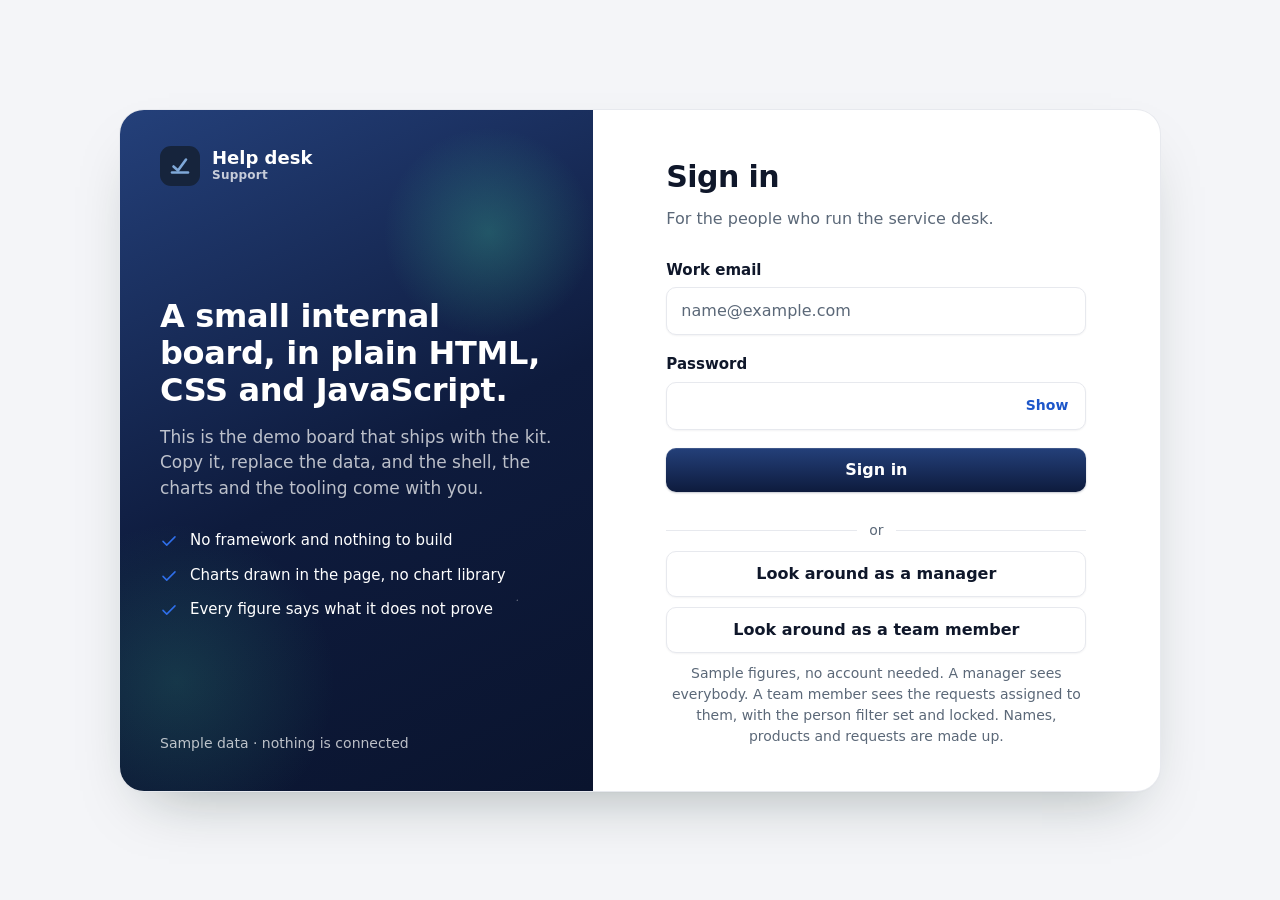
<file: index.html>
<!doctype html>
<html lang="en" data-page="auth">
<head>
  <meta charset="utf-8">
  <meta name="viewport" content="width=device-width, initial-scale=1, viewport-fit=cover">
  <meta http-equiv="Content-Security-Policy" content="default-src 'self'; script-src 'self'; style-src 'self' https://fonts.googleapis.com; font-src https://fonts.gstatic.com; img-src 'self' data:; form-action 'self'; base-uri 'self'; object-src 'none'">
  <meta name="theme-color" content="#F4F5F8" media="(prefers-color-scheme: light)">
  <meta name="referrer" content="strict-origin-when-cross-origin">
  <meta name="description" content="A starting point for building a small internal board in plain HTML, CSS and JavaScript.">
  <title>Sign in · Help desk</title>
  <link rel="icon" href="assets/img/logo.svg?v=9676fd2f" type="image/svg+xml">
  <link rel="preconnect" href="https://fonts.googleapis.com">
  <link rel="preconnect" href="https://fonts.gstatic.com" crossorigin>
  <link rel="stylesheet" href="https://fonts.googleapis.com/css2?family=Geist:wght@400;500;600;700&family=Geist+Mono:wght@500&display=swap">
  <link rel="stylesheet" href="assets/css/styles.css?v=0a797e23">
  <script src="assets/js/shared/session.js?v=35de28c7"></script>
</head>
<body>
  <a class="skip-link" href="#main">Skip to content</a>
  <div class="auth-layout">
    <aside class="auth-panel">
      <a class="brand" href="index.html"><img src="assets/img/logo.svg?v=9676fd2f" width="40" height="40" alt=""><span class="brand-text"><b>Help desk</b><small>Support</small></span></a>
      <div class="auth-panel-copy">
        <p class="auth-lead">A small internal board, in plain HTML, CSS and JavaScript.</p>
        <p>This is the demo board that ships with the kit. Copy it, replace the data, and the shell, the charts and the tooling come with you.</p>
        <ul class="auth-points">
          <li><svg width="18" height="18" viewBox="0 0 24 24" fill="none" stroke="currentColor" stroke-width="2" stroke-linecap="round" stroke-linejoin="round" aria-hidden="true"><path d="M4 12.5l5 5L20 6.5"/></svg>No framework and nothing to build</li>
          <li><svg width="18" height="18" viewBox="0 0 24 24" fill="none" stroke="currentColor" stroke-width="2" stroke-linecap="round" stroke-linejoin="round" aria-hidden="true"><path d="M4 12.5l5 5L20 6.5"/></svg>Charts drawn in the page, no chart library</li>
          <li><svg width="18" height="18" viewBox="0 0 24 24" fill="none" stroke="currentColor" stroke-width="2" stroke-linecap="round" stroke-linejoin="round" aria-hidden="true"><path d="M4 12.5l5 5L20 6.5"/></svg>Every figure says what it does not prove</li>
        </ul>
      </div>
      <p class="auth-panel-foot">Sample data · nothing is connected</p>
    </aside>

    <main class="auth-main" id="main" tabindex="-1">
      <div class="auth-card">
        <a class="brand brand-mobile" href="index.html"><img src="assets/img/logo.svg?v=9676fd2f" width="36" height="36" alt=""><span class="brand-text"><b>Help desk</b><small>Support</small></span></a>

        <header>
          <h1>Sign in</h1>
          <p>For the people who run the service desk.</p>
        </header>

        <form class="form" method="post" data-not-connected>
          <div class="field">
            <label for="email">Work email</label>
            <input class="input" id="email" name="email" type="email" autocomplete="username" spellcheck="false" placeholder="name@example.com" required>
          </div>

          <div class="field">
            <label for="password">Password</label>
            <div class="password">
              <input class="input" id="password" name="password" type="password" autocomplete="current-password" required>
              <button type="button" data-toggle-password aria-controls="password" aria-pressed="false">Show</button>
            </div>
          </div>

          <button class="button" type="submit">Sign in</button>

          <div class="form-notice" role="status" tabindex="-1" hidden>
            <svg width="18" height="18" viewBox="0 0 24 24" fill="none" stroke="currentColor" stroke-width="2" stroke-linecap="round" aria-hidden="true"><circle cx="12" cy="12" r="9"/><path d="M12 11v6M12 7.5v.5"/></svg>
            <span>Signing in isn't switched on. This is the demo sign-in that ships with the kit — replace it when you connect real accounts.</span>
          </div>
        </form>

        <div class="demo">
          <p class="divider">or</p>
          <button class="button button-secondary" type="button" data-demo-sign-in="manager">Look around as a manager</button>
          <button class="button button-secondary" type="button" data-demo-sign-in="member">Look around as a team member</button>
          <p class="field-hint">Sample figures, no account needed. A manager sees everybody. A team member sees the requests assigned to them, with the person filter set and locked. Names, products and requests are made up.</p>
          <div class="form-notice" id="demo-blocked" role="status" tabindex="-1" hidden>
            <svg width="18" height="18" viewBox="0 0 24 24" fill="none" stroke="currentColor" stroke-width="2" stroke-linecap="round" aria-hidden="true"><circle cx="12" cy="12" r="9"/><path d="M12 11v6M12 7.5v.5"/></svg>
            <span>Your browser is blocking site storage, so the demo can't sign you in. Try a normal (not private) window.</span>
          </div>
        </div>
      </div>
    </main>
  </div>

  <script src="assets/js/shared/auth.js?v=9b4fdaf7"></script>
</body>
</html>
</file>
<file: assets/css/styles.css>
:root {
  color-scheme: light;
  --page: #F4F5F8;
  --card: #FFFFFF;
  --field: #EEF0F4;
  --ink: #0F172A;
  --muted: #5B6878;
  --line: #E7E9EE;
  --navy: #0E1B3D;
  --navy-deep: #0A142E;
  --navy-lift: #24406A;
  --accent: #2F6FEB;
  --accent-ink: #1D56C9;
  --accent-soft: #EAF1FE;
  --focus: #2F6FEB;
  --now: #1D56C9;
  --bar: #2F6FEB;
  --field-line: #D5D9E0;
  --selected: #0E1B3D;
  --on-selected: #FFFFFF;
  --on-accent: #FFFFFF;
  --info-soft: #EAF1FE;
  --info-ink: #1D56C9;
  --error: #C81E1E;
  --on-navy: #FFFFFF;
  --on-navy-muted: rgba(255, 255, 255, .72);
  --heading: "Geist", ui-sans-serif, system-ui, "Segoe UI", sans-serif;
  --body: "Geist", ui-sans-serif, system-ui, "Segoe UI", sans-serif;
  /* Three shapes, and nothing else: a surface, a control, a mark. Pills are for chips only. */
  --radius: 12px;
  --radius-control: 10px;
  --radius-mark: 4px;
  --subtle: #FAFBFC; /* Mist: table headers, row hover, the user block. */
  --line-soft: #F0F1F4; /* Soft hairline: table row dividers, a card foot rule. */
  --segment-track: #E9ECF1; /* The track behind the segmented control. */
  --bar-track: #EDEFF3; /* The empty part of every meter. */
  --navy-lift: #24407A; /* Top of the primary button and brand mark gradients. */
  --navy-mid: #13295A; /* Middle stop of the banner gradient. */
  --navy-end: #2B4F93; /* Right end of the banner gradient. */
  --calm: #0F3D2A; /* The banner when nothing is waiting. */
  --calm-lift: #1B6B47; /* Right end of the calm banner gradient. */
  --faint: #94A3B8; /* Placeholders and inactive icons only, never text to read. */
  --ink-2: #334155; /* Secondary text: menu rows, table cells, neutral pill text. */
  --mono: "Geist Mono", ui-monospace, "Cascadia Mono", monospace; /* Figures that should read like an instrument. */
  --shadow-focus: 0 0 0 3px rgba(47, 111, 235, .25); /* Fields on focus, with an accent border. */
  /* The page you are on. Its own colour, because --accent now means movement only. */
  --current-soft: #E4EEF7;
  --current-ink: #1B3A63;
  --current-line: #A9C2DE;
  --shell: 0 1px 2px rgba(15, 23, 42, .05);
  --shadow-hover: 0 2px 8px rgba(15, 23, 42, .06); /* A drill-down tile under the pointer. */
  --line-strong: #D5D9E0; /* A hairline that has to hold its own: a hovered tile, an open More filters. */
  --ease-out: cubic-bezier(0.23, 1, 0.32, 1); /* The one curve for anything that appears. */
  /* State colour: green for go, yellow for hold, red for stop, and nothing else. Soft is
     the fill, ink the words on it, bar a mark. Each ink clears 4.5:1 on its own soft
     fill and on white. */
  --green-soft: #E8F6EE;
  --green-line: #BFE3CE;
  --green-ink: #15803D;
  --green-bar: #22A55A;
  --yellow-soft: #FEF4E2;
  --yellow-line: #F3DDB4;
  --yellow-ink: #A64B07;
  --yellow-bar: #F0A020;
  --red-soft: #FDECEC;
  --red-line: #F6C9C9;
  --red-ink: #C81E1E;
  --red-bar: #E5484D;
  --ring-accent: #2F6FEB;
  --ring-good: #22A55A;
  --ring-warn: #F0A020;
  --chart-line: #2F6FEB;
  --chart-fill: rgba(47, 111, 235, .22);
  --group-1: #24527E;
  --group-2: #A3382C;
  --group-3: #4C7A93;
  --group-4: #7A6A55;
  --group-5: #8892A1;
  --slice-1: #2F6FEB;
  --slice-2: #0E1B3D;
  --slice-3: #7C9BD0;
  --slice-4: #A9B7CC;
  --slice-5: #CBD5E1;
}

*,
*::before,
*::after { box-sizing: border-box; }

html,
body { min-height: 100%; }

body {
  margin: 0;
  background: var(--page);
  color: var(--ink);
  font-family: var(--body);
  font-size: 16px;
  line-height: 1.5;
  -webkit-font-smoothing: antialiased;
}

h1,
h2 { font-family: var(--heading); margin: 0; letter-spacing: -.01em; text-wrap: balance; }
p { margin: 0; }
a { color: var(--accent-ink); font-weight: 700; text-underline-offset: 3px; }
a:hover { color: var(--ink); }
img { max-width: 100%; }
button,
input,
select,
textarea { font: inherit; color: inherit; }
:focus-visible { border-radius: var(--radius-mark); }
.auth-panel :focus-visible { outline-color: var(--accent); }
html { scrollbar-color: var(--field-line) var(--page); }
input,
textarea { caret-color: var(--accent-ink); }
[tabindex="-1"]:focus { outline: none; }
[hidden] { display: none !important; }
html { -webkit-tap-highlight-color: rgba(232, 163, 60, .3); }
a,
button,
input,
select,
textarea,
label,
summary { touch-action: manipulation; }
h1,
h2,
main { scroll-margin-top: 84px; }

.skip-link {
  position: fixed;
  top: calc(8px + env(safe-area-inset-top, 0px));
  left: 8px;
  z-index: 100;
  padding: 10px 16px;
  border-radius: var(--radius-control);
  background: var(--navy);
  color: var(--on-navy);
  transform: translateY(-160%);
}
.skip-link:focus-visible { transform: none; color: var(--on-navy); }

.brand {
  display: inline-flex;
  align-items: center;
  gap: 12px;
  font-family: var(--heading);
  font-weight: 600;
  font-size: 18px;
  color: inherit;
  text-decoration: none;
}
.brand img { display: block; }
.brand-text { display: flex; flex-direction: column; line-height: 1.15; }
.brand-text small { font-family: var(--body); font-size: 12px; font-weight: 700; opacity: .75; letter-spacing: .02em; }

/* One card resting on the page: the green panel beside the form */
.auth-layout {
  display: grid;
  grid-template-columns: minmax(0, 5fr) minmax(0, 6fr);
  width: min(1040px, 100%);
  margin: auto;
  border-radius: 24px;
  overflow: hidden;
  background: var(--card);
  box-shadow: 0 0 0 1px var(--line), 0 1px 2px rgba(11, 33, 26, .06), 0 28px 60px -28px rgba(11, 33, 26, .35);
}
.auth-panel {
  position: relative;
  overflow: hidden;
  display: flex;
  flex-direction: column;
  gap: 40px;
  padding: 36px 40px;
  background: linear-gradient(155deg, var(--navy-lift) 0%, var(--navy) 52%, var(--navy-deep) 100%);
  color: var(--on-navy);
}
/* A few soft lights in the panel, the way a photograph carries highlights */
.auth-panel::after {
  content: "";
  position: absolute;
  inset: 0;
  background:
    radial-gradient(150px 150px at 78% 18%, rgba(63, 191, 149, .30), transparent 70%),
    radial-gradient(220px 220px at 12% 84%, rgba(63, 191, 149, .18), transparent 72%),
    radial-gradient(3px 3px at 72% 34%, rgba(255, 255, 255, .55), transparent 60%),
    radial-gradient(2px 2px at 30% 62%, rgba(255, 255, 255, .45), transparent 60%),
    radial-gradient(2px 2px at 84% 72%, rgba(255, 255, 255, .40), transparent 60%);
  pointer-events: none;
}
.auth-panel .brand { color: var(--on-navy); }

.auth-panel .brand { position: relative; z-index: 1; }
.auth-panel-copy { margin-block: auto; max-width: 440px; position: relative; z-index: 1; }
.auth-lead { font-family: var(--heading); font-size: clamp(27px, 2.5vw, 36px); font-weight: 600; line-height: 1.15; letter-spacing: -.01em; text-wrap: balance; }
.auth-panel-copy > p:not(.auth-lead) { margin-top: 16px; color: var(--on-navy-muted); font-size: 17px; }

.auth-points { list-style: none; margin: 28px 0 0; padding: 0; display: flex; flex-direction: column; gap: 12px; font-size: 15px; }
.auth-points li { display: flex; align-items: flex-start; gap: 12px; color: var(--on-navy); }
.auth-points svg { flex: none; margin-top: 3px; color: var(--accent); }

.auth-panel-foot { position: relative; z-index: 1; font-size: 14px; color: var(--on-navy-muted); }

.auth-main {
  display: flex;
  align-items: center;
  justify-content: center;
  padding: 44px 40px;
}

[data-page="auth"] body {
  display: flex;
  min-height: 100vh;
  min-height: 100dvh;
  padding: clamp(16px, 4vh, 48px) clamp(16px, 4vw, 48px);
  background: var(--page);
}

.auth-card { width: 100%; max-width: 420px; display: flex; flex-direction: column; gap: 28px; }
.auth-card .brand-mobile { display: none; }
.auth-card header { display: flex; flex-direction: column; gap: 8px; }
.auth-card h1 { font-size: 30px; font-weight: 600; }
.auth-card header p { color: var(--muted); }

.form { display: flex; flex-direction: column; gap: 18px; }

.field { display: flex; flex-direction: column; gap: 6px; }
.field label { font-weight: 700; font-size: 15px; }
.field-hint { font-size: 14px; color: var(--muted); }

.input {
  width: 100%;
  min-height: 48px;
  padding: 10px 14px;
  background: var(--field);
  border: 1px solid var(--field-line);
  border-radius: var(--radius-control);
  transition: border-color .15s ease, background-color .15s ease;
}
.input::placeholder { color: var(--muted); opacity: 1; }
.input:hover { border-color: var(--ink); }
.input:focus { outline: none; border-color: var(--focus); background: var(--card); box-shadow: 0 0 0 3px color-mix(in srgb, var(--focus) 25%, transparent); }

select.input {
  appearance: none;
  color: var(--ink);
  padding-right: 40px;
  background-image: url("data:image/svg+xml,%3Csvg xmlns='http://www.w3.org/2000/svg' width='12' height='8' fill='none' stroke='%236F7B88' stroke-width='2' stroke-linecap='round'%3E%3Cpath d='M1 1.5l5 5 5-5'/%3E%3C/svg%3E");
  background-repeat: no-repeat;
  background-position: right 14px center;
  cursor: pointer;
}

.password { position: relative; }
.password .input { padding-right: 76px; }
.password button {
  position: absolute;
  top: 50%;
  right: 6px;
  transform: translateY(-50%);
  min-height: 40px;
  padding: 4px 12px;
  border: 0;
  border-radius: var(--radius-control);
  background: transparent;
  color: var(--accent-ink);
  font-weight: 700;
  font-size: 14px;
  cursor: pointer;
}
.password button:hover { background: var(--accent-soft); }

.button {
  display: inline-flex;
  align-items: center;
  justify-content: center;
  gap: 8px;
  width: 100%;
  padding: 10px 20px;
  border: 0;
  background: var(--navy);
  color: var(--on-navy);
  font-family: var(--heading);
  font-size: 16px;
  cursor: pointer;
  transition: background-color .15s ease, transform .15s ease;
}
.button:hover { background: var(--navy-deep); }
.button:active { transform: translateY(1px); }

.form-notice {
  display: flex;
  gap: 10px;
  align-items: flex-start;
  padding: 12px 14px;
  border-radius: var(--radius-control);
  background: var(--accent-soft);
  color: var(--ink);
  font-size: 15px;
}
.form-notice svg { flex: none; margin-top: 2px; color: var(--accent-ink); }

select option,
select optgroup { background-color: var(--card); color: var(--ink); }

.demo { display: flex; flex-direction: column; gap: 10px; text-align: center; }

.divider { display: flex; align-items: center; gap: 12px; color: var(--muted); font-size: 14px; }
.divider::before,
.divider::after { content: ""; flex: 1; border-top: 1px solid var(--line); }
.input[aria-invalid='true'],
.select[aria-invalid='true'] { border-color: var(--error); }

@media (max-width: 900px) {
  [data-page="auth"] body { padding: 0; }
  .auth-layout { grid-template-columns: minmax(0, 1fr); width: 100%; border-radius: 0; box-shadow: none; }
  .auth-panel { display: none; }
  .auth-main { align-items: flex-start; padding: 32px 16px 48px; }
  .auth-card { gap: 24px; }
  .auth-card .brand-mobile { display: inline-flex; }
}

@media (max-width: 480px) {
  .auth-card h1 { font-size: 26px; }
}

/* Signed-in pages: navy menu on the left, content on the right */
.app {
  display: grid;
  grid-template-columns: 264px minmax(0, 1fr);
  min-height: 100vh;
  min-height: 100dvh;
}

.sidebar {
  position: sticky;
  top: 0;
  height: 100vh;
  height: 100dvh;
  display: flex;
  flex-direction: column;
  gap: clamp(10px, 1.7vh, 24px);
  padding: clamp(14px, 2.2vh, 24px) 16px;
  color: var(--ink);
}
.sidebar .brand { color: var(--ink); padding: 0 8px; font-size: 17px; }
.sidebar .brand small { color: var(--muted); }

.menu { display: flex; flex-direction: column; gap: 2px; overflow-y: auto; overscroll-behavior: contain; flex: 1; min-height: 0; margin-top: clamp(2px, 1.4vh, 16px); }
.menu-label {
  margin: clamp(4px, 1.1vh, 16px) 0 3px;
  padding: 0 12px;
}
.menu-item {
  display: flex;
  align-items: center;
  gap: 12px;
  min-height: clamp(36px, 4.4vh, 44px);
  padding: 0 12px;
  text-decoration: none;
}
.menu-item svg { flex: none; width: 20px; height: 20px; }
a.menu-item:hover { background: var(--field); color: var(--ink); }
.menu { scrollbar-color: var(--line) transparent; }

/* A short laptop screen holds the same menu, drawn tighter, so it never needs scrolling */
@media (max-height: 700px) {
  [data-page="auth"] body { padding: 12px; }
  .auth-panel { padding: 24px 32px; gap: 24px; }
  .auth-main { padding: 28px 32px; }
}

@media (max-height: 780px) {
  .sidebar .brand img { width: 30px; height: 30px; }
  .sidebar .brand { font-size: 16px; }
  .menu-label { font-size: 11px; }
  .board-line { font-size: 11px; padding: 0 8px; }
}

@media (max-height: 680px) {
  .sidebar { gap: 8px; padding-top: 12px; padding-bottom: 12px; }
  .menu-label { margin: 4px 0 2px; }
  .menu-item { min-height: 32px; gap: 10px; }
  .menu-item svg { width: 18px; height: 18px; }
  .sidebar-link { min-height: 30px; }
  .sidebar-links .menu-label { display: none; }
  .sidebar-links { padding-top: 8px; border-top: 1px solid var(--line); }
  .sidebar-user { padding-top: 8px; }
  .sidebar-user .avatar { width: 32px; height: 32px; font-size: 13px; }
}

@media (pointer: coarse) {
  .menu-item { min-height: 44px; }
  .sidebar-link { min-height: 40px; }
}
.count {
  margin-left: auto;
  min-width: 24px;
  padding: 1px 8px;
  border-radius: 999px;
  background: var(--accent);
  color: var(--on-accent);
  font-size: 13px;
  font-weight: 700;
  font-style: normal;
  text-align: center;
  font-variant-numeric: tabular-nums;
}

.sidebar-user {
  display: flex;
  align-items: center;
  gap: 10px;
  padding: clamp(8px, 1.4vh, 14px) 8px 0;
  border-top: 1px solid var(--line);
}
.sidebar-user div { min-width: 0; flex: 1; }
.sidebar-user b { display: block; font-size: 15px; line-height: 1.3; overflow: hidden; text-overflow: ellipsis; white-space: nowrap; }
.sidebar-user small { display: block; font-size: 13px; color: var(--muted); overflow: hidden; text-overflow: ellipsis; white-space: nowrap; }

.avatar {
  flex: none;
  width: 38px;
  height: 38px;
  border-radius: 50%;
  display: grid;
  place-items: center;
  background: var(--selected);
  color: var(--on-selected);
  font-family: var(--heading);
  font-weight: 600;
  font-size: 14px;
}

.icon-button {
  flex: none;
  display: grid;
  place-items: center;
  width: 44px;
  height: 44px;
  border: 0;
  border-radius: var(--radius-control);
  background: transparent;
  color: inherit;
  cursor: pointer;
}
.icon-button:hover { background: rgba(255, 255, 255, .1); }

.topbar { display: none; }
.tabbar { display: none; }

.scrim { display: none; }

.sr-only {
  position: absolute;
  width: 1px;
  height: 1px;
  overflow: hidden;
  clip: rect(0 0 0 0);
  white-space: nowrap;
}

.app-main {
  width: 100%;
  max-width: 1760px;
  margin: 0 auto;
  padding: 32px 40px 56px;
  display: flex;
  flex-direction: column;
  gap: 22px;
}

.page-header {
  display: flex;
  align-items: center;
  justify-content: space-between;
  gap: 14px 28px;
  flex-wrap: wrap;
  padding-bottom: 20px;
  border-bottom: 1px solid var(--line);
}
.page-header > div:first-child { flex: 1 1 340px; min-width: 0; }
.page-header h1 { font-size: 27px; font-weight: 600; letter-spacing: -.01em; }
.page-note { margin-top: 4px; color: var(--muted); }

.tag {
  display: inline-flex;
  align-items: center;
  gap: 4px;
  padding: 4px 12px;
  border-radius: var(--radius-control);
  background: var(--field);
  border: 1px solid var(--line);
  font-size: 14px;
  font-weight: 700;
}

/* Saved views: a picker and one button whose label says what it will do. */
.views { display: contents; }
.view-naming { display: flex; align-items: center; gap: 8px; flex-wrap: wrap; }
.view-naming .search { min-width: 180px; max-width: 220px; }

/* Where a file is dropped. A dashed edge is the one place this board uses one:
   it is the difference between a surface and a place something goes. */
/* The two columns the board cannot do without, said before the drop zone rather
   than in a table under it. */
.needs { margin: 12px 0 0; font-size: 15px; line-height: 1.6; color: var(--ink-2); }
.needs code { padding: 1px 6px; border-radius: var(--radius-mark); background: var(--field); font-family: var(--mono); font-size: 13px; }
.drop-actions { display: flex; flex-wrap: wrap; justify-content: center; gap: 10px; }

/* Your own line on a figure, set where the figure explains itself. */
.line-set { margin-top: 10px; padding-top: 10px; border-top: 1px solid var(--line); }
.line-said { margin: 0 0 6px; font-size: 13px; line-height: 1.5; color: var(--muted); }
.line-tools { display: flex; flex-wrap: wrap; gap: 14px; }
.line-form { display: flex; flex-wrap: wrap; align-items: center; gap: 8px; }
.line-form .select { min-height: 38px; width: auto; }
.line-at { min-height: 38px; width: 110px; min-width: 0; }
.line-unit { display: block; margin-top: 8px; font-size: 12px; color: var(--muted); }

.drop {
  display: grid;
  justify-items: center;
  gap: 10px;
  margin-top: 14px;
  padding: 28px 20px;
  border: 2px dashed var(--field-line);
  border-radius: var(--radius);
  background: var(--field);
  text-align: center;
  transition: border-color .15s ease, background-color .15s ease;
}
.drop[data-over] { border-color: var(--accent); background: var(--accent-soft); }
.drop .panel-note { margin: 0; }
.drop label { cursor: pointer; }

.controls { display: flex; flex-wrap: wrap; align-items: center; gap: 10px; }

.select {
  min-height: 44px;
  padding: 8px 40px 8px 14px;
  border: 1px solid var(--field-line);
  border-radius: var(--radius-control);
  background-color: var(--card);
  color: var(--ink);
  background-image: url("data:image/svg+xml,%3Csvg xmlns='http://www.w3.org/2000/svg' width='12' height='8' fill='none' stroke='%236F7B88' stroke-width='2' stroke-linecap='round'%3E%3Cpath d='M1 1.5l5 5 5-5'/%3E%3C/svg%3E");
  background-repeat: no-repeat;
  background-position: right 14px center;
  font-weight: 700;
  appearance: none;
  cursor: pointer;
  max-width: 100%;
}

.segmented {
  display: inline-flex;
  flex-wrap: wrap;
  gap: 2px;
  border: 1px solid var(--line);
}
.segmented button {
  min-height: 40px;
  padding: 4px 14px;
  border: 0;
  background: transparent;
  cursor: pointer;
}

.status {
  display: inline-flex;
  align-items: center;
  border-radius: 999px;
  white-space: nowrap;
}
.status-good { background: var(--accent-soft); color: var(--accent-ink); }
.status-waiting { background: var(--field); color: var(--muted); }

.grid { display: grid; grid-template-columns: repeat(12, minmax(0, 1fr)); gap: 20px; }
.span-5 { grid-column: span 5; }
.span-7 { grid-column: span 7; }

.panel {
  background: var(--card);
  box-shadow: var(--shell);
  border-radius: var(--radius);
  padding: 20px 22px;
  display: flex;
  flex-direction: column;
  gap: 16px;
  min-width: 0;
}
.panel-head { display: flex; align-items: center; justify-content: space-between; gap: 12px; flex-wrap: wrap; }
.panel-head h2 { font-size: 16px; font-weight: 600; letter-spacing: .01em; }
.panel-note { font-size: 14px; color: var(--muted); }

.empty { padding: 20px; border-radius: var(--radius-control); background: var(--field); color: var(--muted); text-align: center; }

/* A bar with a marker for the August average and one for where people usually are by now */
.track { position: relative; height: 14px; }
.track-small { height: 10px; margin: 10px 0 6px; }
.track-fill { position: absolute; inset: 0 auto 0 0; background: var(--bar); max-width: 100%; }
.chip {
  display: inline-flex;
  align-items: center;
  gap: 6px;
  padding: 5px 12px;
  border: 1px solid var(--line);
  border-radius: 999px;
  background: var(--card);
  color: var(--muted);
  font-size: 14px;
  font-weight: 700;
}

.groups { list-style: none; margin: 0; padding: 0; display: flex; flex-direction: column; gap: 16px; }

.about { background: var(--card); box-shadow: var(--shell); border-radius: var(--radius); padding: 6px 24px; }
.about summary { display: flex; align-items: center; min-height: 46px; font-family: var(--heading); font-weight: 500; list-style: none; cursor: pointer; }
.about summary::-webkit-details-marker { display: none; }
.about summary::after { content: ""; flex: none; width: 18px; height: 18px; margin-left: auto; background: var(--muted); -webkit-mask: url("data:image/svg+xml,%3Csvg xmlns='http://www.w3.org/2000/svg' viewBox='0 0 24 24' fill='none' stroke='black' stroke-width='2.4' stroke-linecap='round' stroke-linejoin='round'%3E%3Cpath d='M6 9l6 6 6-6'/%3E%3C/svg%3E") center / contain no-repeat; mask: url("data:image/svg+xml,%3Csvg xmlns='http://www.w3.org/2000/svg' viewBox='0 0 24 24' fill='none' stroke='black' stroke-width='2.4' stroke-linecap='round' stroke-linejoin='round'%3E%3Cpath d='M6 9l6 6 6-6'/%3E%3C/svg%3E") center / contain no-repeat; transition: transform .15s ease; }
.about[open] summary::after { transform: rotate(180deg); }


/* Team page */
.tiles { display: grid; grid-template-columns: repeat(3, minmax(0, 1fr)); gap: 14px; }
.tile { display: flex; flex-direction: column; gap: 0; padding: 18px; border-radius: var(--radius); background: var(--card); box-shadow: var(--shell); }
.tile-figure b { display: block; margin-top: 2px; font-family: var(--heading); font-weight: 600; line-height: 1.15; font-variant-numeric: tabular-nums; }

.search {
  min-height: 44px;
  width: 100%;
  max-width: 300px;
  padding: 8px 14px;
  border: 1px solid var(--field-line);
  border-radius: var(--radius-control);
  background: var(--field);
}
.table-wrap { overflow-x: auto; }
.results { width: 100%; border-collapse: collapse; font-size: 14px; font-variant-numeric: tabular-nums; }
.results th,
.results td { padding: 8px 10px; text-align: left; vertical-align: middle; border-bottom: 1px solid var(--line); }
.results thead th { font-size: 14px; font-weight: 700; color: var(--muted); white-space: nowrap; }
.results th button { display: inline-flex; align-items: center; gap: 4px; min-height: 32px; padding: 0; border: 0; background: none; color: inherit; font: inherit; cursor: pointer; }
.results th[aria-sort] button { color: var(--ink); }
.results .cell-name { width: 26%; }
.results .cell-number { width: 9%; text-align: right; white-space: nowrap; }
.results tbody small { display: block; font-size: 13px; font-weight: 600; color: var(--muted); }
.results .cell-number b { font-family: var(--heading); font-weight: 600; }
.results .track-small { margin: 6px 0 2px; }
.results .is-empty { text-align: center; color: var(--muted); padding: 24px; }
.results tfoot th,
.results tfoot td { font-weight: 700; border-bottom: 0; color: var(--muted); }
a.button { text-decoration: none; }
a.button-secondary,
a.button-secondary:hover { color: var(--ink); }
a.button:not(.button-secondary),
a.button:not(.button-secondary):hover { color: var(--on-navy); }

.status-changed { background: color-mix(in srgb, var(--now) 20%, transparent); color: var(--ink); }

.button-inline { width: auto; min-height: 44px; padding: 6px 16px; font-size: 15px; }

.steps { list-style: none; margin: 0; padding: 0; display: flex; flex-wrap: wrap; gap: 10px 28px; }
.steps li { display: flex; align-items: center; gap: 10px; font-weight: 700; }
.steps span {
  display: grid;
  place-items: center;
  width: 28px;
  height: 28px;
  border-radius: 50%;
  background: var(--navy);
  color: var(--on-navy);
  font-family: var(--heading);
  font-size: 13px;
}

.notice {
  display: flex;
  gap: 10px;
  align-items: flex-start;
  padding: 12px 16px;
  border-radius: var(--radius-control);
  background: var(--info-soft);
  color: var(--info-ink);
  font-size: 15px;
}
.notice svg { flex: none; margin-top: 2px; }

.toast {
  position: fixed;
  left: 50%;
  bottom: calc(24px + env(safe-area-inset-bottom, 0px));
  z-index: 60;
  display: flex;
  align-items: center;
  gap: 14px;
  width: max-content;
  max-width: calc(100vw - 32px);
  padding: 10px 12px 10px 18px;
  border-radius: var(--radius-control);
  background: var(--ink);
  color: var(--page);
  font-weight: 700;
  transform: translateX(-50%);
  box-shadow: 0 12px 30px -10px rgba(0, 0, 0, .4);
  touch-action: none;
  opacity: 0;
  transition: transform 220ms cubic-bezier(0.23, 1, 0.32, 1), opacity 180ms ease-out;
}
/* Enters from below, leaves the same way, so a swipe down matches how it arrived. */
.toast[data-state="closed"] { transform: translate(-50%, 14px); opacity: 0; }
.toast[data-state="open"] { transform: translateX(-50%); opacity: 1; }
.toast[data-dragging] { transition: none; cursor: grabbing; }
@media (prefers-reduced-motion: reduce) {
  .toast { transition: opacity 120ms ease-out; }
  .toast[data-state="closed"] { transform: translateX(-50%); }
}
.toast-action {
  flex: none;
  min-height: 40px;
  padding: 4px 14px;
  border: 1px solid color-mix(in srgb, var(--page) 40%, transparent);
  border-radius: var(--radius-control);
  background: transparent;
  color: var(--page);
  font-weight: 700;
  cursor: pointer;
}
.toast-action:hover { background: color-mix(in srgb, var(--page) 15%, transparent); }
.toast :focus-visible { outline-color: var(--page); }

/* Make a card page */
.text-link { font-size: 15px; }
.text-link::after { content: ""; display: inline-block; width: 15px; height: 15px; margin-left: 6px; vertical-align: -2px; background: currentColor; -webkit-mask: url("data:image/svg+xml,%3Csvg xmlns='http://www.w3.org/2000/svg' viewBox='0 0 24 24' fill='none' stroke='black' stroke-width='2.4' stroke-linecap='round' stroke-linejoin='round'%3E%3Cpath d='M5 12h14M13 6l6 6-6 6'/%3E%3C/svg%3E") center / contain no-repeat; mask: url("data:image/svg+xml,%3Csvg xmlns='http://www.w3.org/2000/svg' viewBox='0 0 24 24' fill='none' stroke='black' stroke-width='2.4' stroke-linecap='round' stroke-linejoin='round'%3E%3Cpath d='M5 12h14M13 6l6 6-6 6'/%3E%3C/svg%3E") center / contain no-repeat; }
.range { width: 100%; margin: 0; accent-color: var(--accent-ink); }

/* Our progress page */
#check { display: flex; flex-direction: column; gap: 20px; }
#check[hidden] { display: none; }

.weeks { display: grid; grid-template-columns: repeat(2, minmax(0, 1fr)); gap: 16px; }
@media (min-width: 1440px) {
  .weeks { grid-template-columns: repeat(4, minmax(0, 1fr)); }
}
.form .select { width: 100%; }
textarea.input { resize: vertical; min-height: 120px; line-height: 1.5; }
.choice { position: relative; display: flex; cursor: pointer; }
.choice input { position: absolute; opacity: 0; pointer-events: none; }
.choice span {
  flex: 1;
  display: flex;
  flex-direction: column;
  gap: 2px;
  padding: 12px 14px;
  border: 1px solid var(--line);
  border-radius: var(--radius-control);
  background: var(--field);
}
.choice small { font-size: 14px; color: var(--muted); line-height: 1.35; }
.choice:hover span { border-color: var(--muted); }
.choice input:checked + span { border-color: var(--accent-ink); background: var(--accent-soft); box-shadow: inset 0 0 0 1px var(--accent-ink); }
.choice input:focus-visible + span { outline: 3px solid var(--focus); outline-offset: 2px; }

@media (max-width: 1100px) {
  .span-5,
.span-7 { grid-column: span 12; }
}

@media (max-width: 900px) {
  .app { grid-template-columns: minmax(0, 1fr); }
  .sidebar {
    position: fixed;
    inset: 0 auto 0 0;
    z-index: 50;
    width: 280px;
    max-width: 86vw;
    transform: translateX(-105%);
    transition: transform .2s ease;
  }
  .app.menu-open .sidebar { transform: none; box-shadow: 0 0 40px rgba(0, 0, 0, .3); }
  .app.menu-open .scrim { display: block; position: fixed; inset: 0; z-index: 40; background: rgba(17, 22, 29, .5); }
  .topbar {
    position: sticky;
    top: 0;
    z-index: 30;
    display: flex;
    align-items: center;
    gap: 8px;
    padding: calc(8px + env(safe-area-inset-top, 0px)) 12px 8px;
    background: var(--card);
    border-bottom: 1px solid var(--line);
  }
  .topbar .brand { font-size: 16px; }
  .topbar .icon-button:hover { background: var(--field); }
  .app-main { padding: 24px 16px 48px; gap: 18px; }
  .page-header h1 { font-size: 26px; }
  .panel { padding: 20px; }
  .tiles { grid-template-columns: repeat(2, minmax(0, 1fr)); }
  .search { max-width: none; }
}

@media (max-width: 700px) {
  .app-main { padding-bottom: calc(96px + env(safe-area-inset-bottom, 0px)); }
  /* These three sit in the bar along the bottom, so the menu behind More does not repeat them */
  .menu-item.in-tabbar { display: none; }
  .tabbar {
    position: fixed;
    inset: auto 0 0 0;
    z-index: 35;
    display: grid;
    grid-template-columns: repeat(4, minmax(0, 1fr));
    padding: 4px 6px env(safe-area-inset-bottom, 0px);
    background: var(--card);
    border-top: 1px solid var(--line);
  }
  .tab {
    position: relative;
    display: flex;
    flex-direction: column;
    align-items: center;
    justify-content: center;
    gap: 2px;
    min-height: 58px;
    border: 0;
    border-radius: var(--radius-control);
    background: none;
    color: var(--muted);
    font-family: var(--body);
    font-size: 13px;
    font-weight: 700;
    text-decoration: none;
    cursor: pointer;
  }
  .tab svg { width: 22px; height: 22px; }
  .tab:hover { color: var(--ink); }
  .tab[aria-current="page"],
.tab.is-current { color: var(--current-ink); }
  .tab[aria-current="page"]::before,
.tab.is-current::before { content: ""; position: absolute; top: 0; width: 28px; height: 3px; border-radius: 0 0 3px 3px; background: var(--current-ink); }
  .tab .count { position: absolute; top: 4px; left: calc(50% + 6px); margin: 0; min-width: 20px; padding: 0 6px; font-size: 12px; }
  .toast { bottom: calc(80px + env(safe-area-inset-bottom, 0px)); }
  .segmented button,
.password button { min-height: 44px; }

  /* No heading row fits on a phone, so each figure is read out with its own heading */
  .results,
.results tbody { display: block; }
  .results thead { display: none; }
  .results tbody tr { display: block; padding: 14px 0; border-bottom: 1px solid var(--line); }
  .results tbody tr > * { display: block; width: auto; padding: 0; border: 0; background: none; text-align: left; }
  .results tbody .cell-name,
.results tbody .cell-number { width: auto; text-align: left; white-space: normal; }
  .results tbody th[scope="row"] { margin-bottom: 6px; }
  .results tbody td[data-label] {
    display: grid;
    grid-template-columns: minmax(0, 45%) minmax(0, 1fr);
    align-items: baseline;
    gap: 4px 12px;
    padding: 3px 0;
  }
  .results tbody td[data-label]::before { content: attr(data-label); color: var(--muted); font-weight: 700; }

  /* The tick to pick a row sits in the corner of the card, where a tick usually sits */
  .results tbody tr { position: relative; }
  .results tbody .cell-pick { position: absolute; top: 12px; right: 0; width: auto; }
  .results tbody .cell-name { padding-right: 40px; }
}

@media (max-width: 560px) {
  .select { width: 100%; }
  .weeks { grid-template-columns: minmax(0, 1fr); }
  .segmented { display: grid; grid-template-columns: repeat(2, minmax(0, 1fr)); width: 100%; }
  .segmented-three { grid-template-columns: repeat(3, minmax(0, 1fr)); }
  .tiles { gap: 10px; }
  .tile { padding: 14px; }
  .tile-figure b { font-size: 22px; }

}

@media (prefers-reduced-motion: reduce) {
  * { transition: none !important; }
}

.demo-list { list-style: none; margin: 0; padding: 0; display: flex; flex-direction: column; }
.demo-item { display: flex; flex-direction: column; gap: 8px; padding: 22px 0; border-top: 1px solid var(--line); }
.demo-item:first-child { border-top: 0; padding-top: 4px; }
.demo-item > b { font-family: var(--heading); font-size: 17px; font-weight: 600; }
.demo-what { color: var(--muted); font-size: 15px; line-height: 1.5; max-width: 62ch; }
.demo-stage { padding: 18px; border-radius: var(--radius); background: var(--page); overflow-x: auto; }
.demo-stage > .tiles { min-width: 0; }
.demo-stack { display: grid; gap: 14px; }
.demo-inline { display: flex; flex-wrap: wrap; align-items: center; gap: 10px; }
.demo-menu { max-width: 260px; padding: 8px; border-radius: var(--radius-control); background: var(--card); }
.demo-code { margin: 0; padding: 14px 16px; border-radius: var(--radius-control); background: var(--navy); color: var(--on-navy-muted); font-size: 13px; line-height: 1.6; overflow-x: auto; }
.demo-code code { font-family: ui-monospace, "SF Mono", Menlo, Consolas, monospace; white-space: pre; }
.panel-note code { padding: 1px 5px; border-radius: var(--radius-mark); background: var(--field); font-family: ui-monospace, "SF Mono", Menlo, Consolas, monospace; font-size: 13px; }
@media (max-width: 700px) { .demo-stage { padding: 12px; } .demo-code { font-size: 12px; } }

.results thead th:has(.sort-button) { padding: 0; }
.sort-button { display: inline-flex; align-items: center; gap: 5px; width: 100%; padding: 12px 10px; border: 0; background: none; color: inherit; font: inherit; text-align: inherit; cursor: pointer; }
.results .cell-number .sort-button { justify-content: flex-end; }
.sort-button svg { flex: none; opacity: .3; transition: opacity .15s; }
.sort-button:hover svg { opacity: .7; }
.results thead th.is-sorted .sort-button { color: var(--accent-ink); }
.results thead th.is-sorted .sort-button svg { opacity: 1; }
@media (pointer: coarse) { .sort-button { padding: 14px 10px; } }

.menu-item.is-shut { color: var(--muted); cursor: default; opacity: .72; }
.menu-item.is-shut:hover { background: none; }
.menu-item.is-shut .tag { margin-left: auto; }

/* Real data has long values in it. A single 80-character product name used to
   stretch its select across the whole filter bar and squeeze the search to nothing. */
.controls .select { max-width: 260px; min-width: 0; }
.controls .search { min-width: 0; }

/* A long note used to starve every other column in the table. Cells wrap rather
   than push, and a very long one is clamped with the whole text on hover. */
.results td,
.results th { overflow-wrap: anywhere; }
.results .cell-text { max-width: 34ch; }
.results .cell-text span {
  display: -webkit-box;
  -webkit-line-clamp: 3;
  -webkit-box-orient: vertical;
  overflow: hidden;
}
.results .cell-name { min-width: 12ch; }

/* Waiting for data, and failing to get it. */
.state-waiting { display: flex; flex-direction: column; gap: 22px; }
.skeleton-tiles { display: grid; grid-template-columns: repeat(4, minmax(0, 1fr)); gap: 14px; }
.skeleton-tile { height: 132px; border-radius: var(--radius); background: var(--card); border: 1px solid var(--line); }
.skeleton-panel { height: 280px; border-radius: var(--radius); background: var(--card); border: 1px solid var(--line); }
.skeleton-tile,
.skeleton-panel { animation: settle 1.4s ease-in-out infinite; }
@keyframes settle { 0%, 100% { opacity: 1; } 50% { opacity: .55; } }
@media (prefers-reduced-motion: reduce) { .skeleton-tile,
.skeleton-panel { animation: none; opacity: .75; } }
@media (max-width: 900px) { .skeleton-tiles { grid-template-columns: repeat(2, minmax(0, 1fr)); } }

.state-failed { border-color: var(--red-line); }
.state-failed .panel-head h2 { color: var(--red-ink); }
.state-actions { margin-top: 4px; }

/* One elevation, not two. A surface is defined by a hairline; the shadow is gone,
   because a 1px border under a soft shadow is the ghost-card look. */
.panel,
.tile,
.status-tile { border: 1px solid var(--line); box-shadow: none; }

/* A menu group label is small, spaced and quiet. */
.menu-label {
  font-size: 11px;
  font-weight: 600;
  letter-spacing: .09em;
  text-transform: uppercase;
  color: var(--muted);
}

/* A figure card's label is a muted 13px phrase in sentence case, as on every board in
   the family: capitals would make each card's name louder than its figure. */
.tile-badge > span {
  font-size: 13px;
  font-weight: 500;
  letter-spacing: 0;
  color: var(--muted);
}
.tile-figure b { letter-spacing: -.025em; }

/* The four figures on the landing page are the answer, so they are read first
   and set larger than the figures anywhere else. */
.tiles-lead .tile { padding: 20px; }
.tiles-lead .tile-figure b { font-size: clamp(34px, 3.4vw, 44px); }
@media (max-width: 900px) { .tiles-lead .tile-figure b { font-size: clamp(30px, 8vw, 38px); } }

/* The parts the browser draws belong to the design too. */
:root { accent-color: var(--accent); caret-color: var(--accent-ink); }
* { scrollbar-color: var(--field-line) transparent; scrollbar-width: thin; }

/* Lists and tiles used by the board pages */
.tiles-four { grid-template-columns: repeat(4, minmax(0, 1fr)); }

.decision-list,
.source-list,
.gap-list { list-style: none; margin: 0; padding: 0; display: flex; flex-direction: column; }
.decision-list > li,
.source-list > li,
.gap-list > li { display: flex; flex-direction: column; gap: 6px; padding: 16px 0; border-top: 1px solid var(--line); }
.decision-list > li:first-child,
.source-list > li:first-child,
.gap-list > li:first-child { border-top: 0; padding-top: 0; }
.decision-top { display: flex; align-items: flex-start; justify-content: space-between; gap: 12px; flex-wrap: wrap; }
.decision-top h3 { margin: 0; font-family: var(--heading); font-size: 17px; font-weight: 600; }
.decision-action { font-weight: 700; }

@media (max-width: 1100px) {

  .tiles-four { grid-template-columns: repeat(2, minmax(0, 1fr)); }
}

@media (max-width: 560px) {
  .tiles-four { grid-template-columns: minmax(0, 1fr); }
}

/* Links to the other boards, the header tools and the overview grid */
.sidebar-links { display: flex; flex-direction: column; gap: 1px; }
.sidebar-link {
  display: flex;
  align-items: center;
  gap: 8px;
  min-height: clamp(32px, 4.2vh, 36px);
  padding: 0 12px;
  border-radius: var(--radius-control);
  color: var(--muted);
  font-size: 15px;
  font-weight: 700;
  text-decoration: none;
}
.sidebar-link:hover { background: var(--field); color: var(--ink); }
.sidebar-link svg { margin-left: auto; opacity: .75; }
.sidebar-link .tag { margin-left: auto; padding: 0 8px; font-size: 12px; background: transparent; border-color: var(--line); color: var(--muted); }
.sidebar-link[aria-disabled="true"],
.sidebar-link[aria-disabled="true"]:hover { cursor: default; background: none; color: var(--muted); }

.header-tools { display: flex; align-items: center; gap: 18px; flex-wrap: wrap; }
.board-state { display: flex; align-items: flex-start; gap: 10px; }
.board-dot { flex: none; margin-top: 6px; width: 8px; height: 8px; border-radius: 999px; background: var(--muted); box-shadow: 0 0 0 3px var(--field); }
.board-state b { display: block; font-size: 14px; font-weight: 700; line-height: 1.3; }
.board-state small { display: block; font-size: 13px; line-height: 1.3; color: var(--muted); }
.header-tools .button svg { margin-right: 2px; }

@media (max-width: 560px) {
  .header-tools { width: 100%; justify-content: space-between; }
}

/* Decide first: one group per status, and the card itself carries the colour */
/* Decide first: one tile per group, opened to read the cards inside */
[data-flag="blocked"] { --flag-soft: var(--red-soft); --flag-line: var(--red-line); --flag-ink: var(--red-ink); }
[data-flag="waiting"] { --flag-soft: var(--yellow-soft); --flag-line: var(--yellow-line); --flag-ink: var(--yellow-ink); }
[data-flag="testing"] { --flag-soft: var(--green-soft); --flag-line: var(--green-line); --flag-ink: var(--green-ink); }

/* A change chip: green when the figure went up, red when it went down */
.status-move { gap: 3px; padding-left: 7px; background: var(--field); color: var(--ink); }
.status-well { background: var(--green-soft); color: var(--green-ink); }
.status-poor { background: var(--red-soft); color: var(--red-ink); }
/* The three the design has always described. Same tokens the "Where to start"
   links use, so one severity reads the same wherever it appears. */
.status-stop { background: var(--red-soft); color: var(--red-ink); }
.status-hold { background: var(--yellow-soft); color: var(--yellow-ink); }
.status svg { flex: none; }

/* Lessons learnt: one tile per status, opened to read the lessons at it */
.status-grid { display: grid; grid-template-columns: repeat(auto-fit, minmax(min(100%, 200px), 1fr)); gap: 14px; }
.status-tile {
  display: flex;
  flex-direction: column;
  align-items: flex-start;
  gap: 10px;
  padding: 20px 22px 22px;
  border-radius: var(--radius);
  background: var(--card);
  color: var(--ink);
  font-family: var(--body);
  text-align: left;
  cursor: pointer;
  transition: border-color .15s ease, background-color .15s ease;
}
.status-tile small { font-size: 14px; line-height: 1.45; color: var(--muted); }
/* The count on a drill-down tile reads as a figure, with its unit beside it. */
.status-top { display: flex; align-items: baseline; gap: 6px; color: var(--muted); }
.status-top b { font-size: 26px; font-weight: 650; letter-spacing: -.03em; line-height: 1.1; color: var(--ink); font-variant-numeric: tabular-nums; }

/* A section that owns the page rather than sitting in a panel */
.open-section { display: flex; flex-direction: column; gap: 16px; min-width: 0; }
.open-section > .panel-head h2 { font-size: 18px; }

/* Running text stops at a comfortable line, however wide the panel is */
.source-list p,
.gap-list p,
.notice span,
.panel > .panel-note { max-width: 68ch; }

/* A figure gets an icon beside it, the way a dashboard reads at a glance */
.tile-badge { display: flex; align-items: flex-start; min-height: 42px; margin-bottom: 8px; }
.tile-badge > span { font-size: 14px; font-weight: 700; line-height: 1.35; color: var(--muted); }
.tile-figure b { font-size: 30px; }

/* Rings: one rate each, with the figure inside and what it counts underneath */
.ring-row { display: flex; flex-direction: column; gap: 16px; margin: 0; }
.ring { display: flex; align-items: center; gap: 16px; margin: 0; }
.ring-art { position: relative; flex: none; width: 82px; }
.ring-art svg { display: block; width: 100%; height: auto; }
.ring-art b { position: absolute; inset: 0; display: grid; place-items: center; font-family: var(--heading); font-size: 17px; font-weight: 600; font-variant-numeric: tabular-nums; }
.ring figcaption { display: flex; flex-direction: column; gap: 2px; }
.ring figcaption span { font-size: 15px; font-weight: 700; }
.ring figcaption small { font-size: 13px; line-height: 1.4; color: var(--muted); }

/* A run of figures over time */
.chart { display: flex; flex-direction: column; gap: 8px; }
.chart-plot { position: relative; display: flex; gap: 10px; }
.chart-scale { display: flex; flex-direction: column; justify-content: space-between; padding: 6px 0 22px; font-size: 12px; font-weight: 700; color: var(--muted); font-variant-numeric: tabular-nums; text-align: right; }
.chart-art { flex: 1; min-width: 0; height: auto; }
.chart-marks { display: flex; justify-content: space-between; gap: 4px; padding-left: 54px; font-size: 12px; font-weight: 700; color: var(--muted); }
/* The script sets the row's left padding to where the drawing starts. */
.chart-marks:has(.chart-marks-track) { padding-left: 0; }
.chart-marks-track { position: relative; flex: 1; min-width: 0; height: 1.5em; }
/* Each date is centred under its own day; the first and last hold to the chart's edges. */
.chart-marks-track span { position: absolute; top: 0; transform: translateX(-50%); white-space: nowrap; }
.chart-marks-track .is-start { transform: none; }
.chart-marks-track .is-end { transform: translateX(-100%); }
.chart-marks .is-peak { color: var(--ink); }

/* A ranked list of figures */
.bar-list { list-style: none; margin: 0; padding: 0; display: flex; flex-direction: column; gap: 14px; }
.bar-head { display: flex; align-items: baseline; justify-content: space-between; gap: 12px; font-size: 15px; }
.bar-head b { font-family: var(--heading); font-weight: 600; font-variant-numeric: tabular-nums; }
.bar-list small { display: block; margin-top: 4px; font-size: 13px; color: var(--muted); }

@media (max-width: 700px) {
  .chart-marks { padding-left: 46px; font-size: 11px; }
  .ring-art { width: 76px; }
}

.bar-list.is-split { display: grid; grid-template-columns: repeat(auto-fill, minmax(min(100%, 175px), 1fr)); gap: 16px 24px; }

/* A long list runs in columns when the panel is wide enough to hold them */
.source-list.is-split,
.gap-list.is-split { display: grid; grid-template-columns: repeat(auto-fill, minmax(min(100%, 260px), 1fr)); gap: 0 28px; }
.source-list.is-split > li,
.gap-list.is-split > li { border-top: 0; padding-top: 14px; }

/* A share of a whole, named in the legend beside it */
.donut { display: flex; align-items: center; gap: 20px; flex-wrap: wrap; }
.donut-art { flex: none; width: 150px; max-width: 100%; }
.donut-art svg { display: block; width: 100%; height: auto; }
.donut-legend { flex: 1; min-width: 150px; list-style: none; margin: 0; padding: 0; display: flex; flex-direction: column; gap: 10px; }
.donut-legend li { display: flex; align-items: flex-start; gap: 10px; }
.donut-dot { flex: none; width: 12px; height: 12px; margin-top: 4px; border-radius: var(--radius-mark); }
.donut-legend b { display: block; font-size: 15px; font-weight: 700; }
.donut-legend small { display: block; font-size: 13px; color: var(--muted); font-variant-numeric: tabular-nums; }

/* Before and now, one above the other, so the pair reads as one row */
.chart-key { font-weight: 700; }
.chart-key-item i { width: 12px; height: 12px; border-radius: var(--radius-mark); }
.chart-key-item.is-first i { background: var(--field-line); }
.chart-key-item.is-second i { background: var(--bar); }
.pair-list { list-style: none; margin: 0; padding: 0; display: flex; flex-direction: column; gap: 18px; }
.pair { display: flex; flex-direction: column; gap: 5px; margin-top: 6px; }
.pair-row { display: flex; align-items: center; gap: 12px; }
.pair-row .track { flex: 1; min-width: 0; }
.pair-row b { flex: none; min-width: 74px; font-family: var(--heading); font-size: 14px; font-weight: 600; text-align: right; font-variant-numeric: tabular-nums; }
.track.is-first .track-fill { background: var(--field-line); }
.span-12 { grid-column: span 12; }

/* A wrapper that stacks page sections keeps the page's own rhythm.
   Without this its children butt together and the cards read as one jammed block. */
#view-comparison,
#view-sameage,
#view-attention,
#check-view,
#check-list,
#decide-view,
#verdict-view,
#lesson-view { display: flex; flex-direction: column; gap: 22px; }

/* Columns standing on a baseline, so a long set reads across the panel instead of down the page */
.columns { display: flex; flex-direction: column; gap: 12px; }
.column-plot { display: flex; gap: 12px; }
.column-scale { display: flex; flex-direction: column; justify-content: space-between; padding: 24px 0 78px; font-size: 12px; font-weight: 700; color: var(--muted); font-variant-numeric: tabular-nums; text-align: right; }
.column-list { flex: 1; min-width: 0; list-style: none; margin: 0; padding: 0; display: flex; align-items: flex-end; gap: 8px; overflow-x: auto; overscroll-behavior-x: contain; }
.column-list > li { flex: 1 1 0; min-width: 56px; display: flex; flex-direction: column; align-items: center; gap: 6px; }
.column-value { font-family: var(--heading); font-size: 12px; font-weight: 600; color: var(--ink); font-variant-numeric: tabular-nums; white-space: nowrap; }
.column-track { width: 100%; height: 220px; display: flex; align-items: flex-end; border-radius: var(--radius-mark); background: var(--field); }
.column-fill { display: block; width: 100%; min-height: 3px; border-radius: var(--radius-mark); }
.column-label { min-height: 72px; text-align: center; }
.column-label b { display: block; font-size: 13px; font-weight: 700; line-height: 1.25; }
.column-label small { display: block; margin-top: 2px; font-size: 12px; color: var(--muted); font-variant-numeric: tabular-nums; }

@media (max-width: 700px) {
  .column-list { overflow-x: auto; overscroll-behavior-x: contain; }
  .column-list > li { min-width: 76px; }
  .column-scale { display: none; }
}

/* A share panel beside a taller one: the ring sits above its key and both grow into the
   space, rather than leaving a hole under the chart */
#group-share { flex: 1; min-height: 0; display: flex; }
#group-share .donut { flex: 1; flex-direction: column; justify-content: center; align-items: center; gap: 26px; }
#group-share .donut-art { width: clamp(190px, 66%, 300px); }
#group-share .donut-legend { flex: none; align-self: stretch; display: grid; grid-template-columns: repeat(2, minmax(0, 1fr)); gap: 16px 20px; }
#group-share .donut-legend b { font-size: 15px; }

/* The line at the foot of every page */
.page-foot { margin-top: 8px; padding-top: 18px; border-top: 1px solid var(--line); font-size: 13px; color: var(--muted); }

/* What state the board is in: one quiet line at the foot of the menu */
.board-line {
  flex: none;
  display: flex;
  align-items: flex-start;
  gap: 8px;
  margin: 0;
  padding: 0 12px;
  font-size: 12px;
  line-height: 1.4;
  color: var(--muted);
}
.board-line .board-dot { margin-top: 5px; background: var(--accent); box-shadow: none; }
.board-line span:last-child { min-width: 0; }

/* One search for the whole board, in the page header */
.board-search { position: relative; }
.board-search .search { min-width: 240px; }
.board-search[data-open="false"] .search,
.board-search[data-open="false"] .search-results { display: none; }
.board-search[data-open="true"] .search-open { display: none; }

/* Shut, it is a button that says what it opens and which key opens it. */
.search-open {
  display: inline-flex;
  align-items: center;
  gap: 8px;
  min-height: 44px;
  padding: 8px 12px 8px 14px;
  border: 1px solid var(--field-line);
  border-radius: var(--radius-control);
  background: var(--field);
  color: var(--muted);
  font: inherit;
  font-size: 15px;
  cursor: pointer;
  transition: border-color .15s ease, background-color .15s ease, color .15s ease;
}
.search-open:hover { border-color: var(--muted); color: var(--ink); }
.search-open svg { flex: none; }
.search-open kbd {
  flex: none;
  min-width: 20px;
  padding: 1px 5px;
  border: 1px solid var(--line);
  border-radius: 6px;
  background: var(--card);
  color: var(--muted);
  font-family: var(--mono);
  font-size: 12px;
  line-height: 18px;
  text-align: center;
}

@media (max-width: 560px) {
  /* On a phone the button is the icon alone. */
  .search-open span,
.search-open kbd { display: none; }
  .search-open { padding: 8px; }
}
.search-results {
  position: absolute;
  z-index: 40;
  top: calc(100% + 8px);
  right: 0;
  width: min(420px, 78vw);
  max-height: 60vh;
  overflow-y: auto;
  overscroll-behavior: contain;
  list-style: none;
  margin: 0;
  padding: 6px;
  border-radius: var(--radius);
  background: var(--card);
  box-shadow: var(--shell), 0 0 0 1px var(--line);
}
.search-results a {
  display: block;
  padding: 10px 12px;
  border-radius: var(--radius-control);
  color: var(--ink);
  font-weight: 400;
  text-decoration: none;
}
.search-results a:hover { background: var(--field); }
.search-group { display: block; font-size: 12px; font-weight: 700; letter-spacing: .04em; text-transform: uppercase; color: var(--accent-ink); }
.search-results b { display: block; margin-top: 2px; font-size: 15px; font-weight: 700; }
.search-results small { display: block; font-size: 13px; color: var(--muted); }
.search-empty { padding: 10px 12px; font-size: 14px; color: var(--muted); }

@media (max-width: 900px) {
  .board-search { width: 100%; }
  .board-search .search { width: 100%; min-width: 0; }
  .search-results { width: 100%; }
}

/* A figure, and an explanation you can open */
.tile-figure { display: flex; align-items: flex-end; min-height: 38px; }
.tile-figure b { margin: 0; }
.tile-badge > span { display: inline-flex; align-items: center; gap: 6px; }
.tile-about-open {
  display: inline-grid;
  place-items: center;
  width: 20px;
  height: 20px;
  padding: 0;
  border: 0;
  border-radius: 999px;
  background: none;
  color: var(--muted);
  cursor: pointer;
}
.tile-about-open:hover { color: var(--accent-ink); }

/* 20px is a mouse target. The thumb gets 44 without the circle moving anything. */
@media (pointer: coarse) {
  .tile-about-open { position: relative; }
  .tile-about-open::after {
    content: "";
    position: absolute;
    top: 50%;
    left: 50%;
    width: 44px;
    height: 44px;
    transform: translate(-50%, -50%);
  }
}
.tile-about { margin-top: 10px; padding-top: 10px; border-top: 1px solid var(--line); font-size: 13px; line-height: 1.5; color: var(--muted); }

/* Picking rows out of a table */
.cell-pick { width: 44px; padding-right: 0 !important; }
.pick { display: inline-flex; align-items: center; justify-content: center; width: 28px; height: 28px; cursor: pointer; }
.pick input { width: 17px; height: 17px; margin: 0; accent-color: var(--accent); cursor: pointer; }
tbody tr:has(.cell-pick input:checked) { background: var(--accent-soft); }

/* The key above a chart, and the reading that follows the pointer */
.chart-key { display: flex; flex-wrap: wrap; gap: 6px 18px; margin-bottom: 12px; font-size: 13px; color: var(--muted); }
.chart-key-item { display: inline-flex; align-items: center; gap: 7px; }
.key-line { width: 16px; height: 3px; border-radius: 2px; background: var(--chart-line); }
.key-dot { width: 10px; height: 10px; border-radius: 999px; background: var(--chart-line); }
.chart-tip {
  position: absolute;
  z-index: 5;
  transform: translate(-50%, calc(-100% - 12px));
  padding: 8px 11px;
  border-radius: var(--radius-control);
  background: var(--navy-deep);
  color: var(--on-navy);
  pointer-events: none;
  white-space: nowrap;
}
.chart-tip b { display: block; font-size: 15px; font-weight: 700; }
.chart-tip small { display: block; font-size: 12px; color: var(--on-navy-muted); }

.chart-tip.is-below { transform: translate(-50%, 14px); }

.chart-key-note { color: var(--muted); }
/* On a phone the filters sit two to a row, so the page itself starts sooner */
@media (max-width: 560px) {
  .controls { display: grid; grid-template-columns: repeat(2, minmax(0, 1fr)); align-items: stretch; }
  .controls .select,
.controls .search { width: 100%; min-width: 0; }
  .controls .search,
.controls .button { grid-column: 1 / -1; }
}

/* Where the banner sits, and anything said quietly under it */
.start-here { display: grid; gap: 10px; }

/* ===========================================================================
   Service Board
   The system this board follows. Its rules, in the order the brand book states
   them: a hairline before a shadow; state colour reserved for state; one navy.
   =========================================================================== */

/* Hairline first. A card is defined by its border, and hover strengthens that
   border rather than lifting the card. */
.panel,
.tile,
.status-tile,
.card { border: 1px solid var(--line); box-shadow: var(--shell); }
.panel:hover,
.tile:hover { border-color: var(--line); }
.status-tile:hover { border-color: var(--line-strong); background: var(--subtle); box-shadow: var(--shadow-hover); }

/* The sidebar is white against the grey canvas, edged not shadowed. */
.sidebar { background: var(--card); border-right: 1px solid var(--line); box-shadow: none; }
.menu-item { color: var(--ink-2); font-weight: 500; border: 1px solid transparent; border-radius: 9px; }
.menu-item svg { color: var(--faint); }
.menu-item:hover { background: var(--page); color: var(--ink); }
.menu-item[aria-current="page"] {
  background: var(--card);
  border-color: var(--line);
  box-shadow: var(--shell);
  color: var(--ink);
  font-weight: 600;
}
.menu-item[aria-current="page"] svg { color: var(--navy); }
.menu-label { font-size: 11px; font-weight: 600; letter-spacing: .06em; text-transform: uppercase; color: var(--muted); }

/* Figures read like figures. */
.tile-figure b,
.column-value {
  font-variant-numeric: tabular-nums;
  letter-spacing: -.03em;
  font-weight: 650;
}
h1 { letter-spacing: -.02em; font-weight: 650; }

/* Pills carry words, and only these five fills exist. */
.status { min-height: 24px; padding: 0 9px; font-size: 12px; font-weight: 600; }
.status-good,
.status-well { background: var(--green-soft); color: var(--green-ink); }
.status-waiting,
.status-hold { background: var(--yellow-soft); color: var(--yellow-ink); }
.status-changed,
.status-poor,
.status-stop { background: var(--red-soft); color: var(--red-ink); }
.status-info { background: var(--accent-soft); color: var(--accent-ink); }

/* Tables: sentence-case headers on mist, soft dividers, mist on hover. */
.results th { background: var(--subtle); border-bottom: 1px solid var(--line); font-size: 12px; font-weight: 500; color: var(--muted); text-transform: none; letter-spacing: 0; }
.results td,
.results tbody th { border-bottom: 1px solid var(--line-soft); font-size: 14px; }
.results tbody tr:hover > * { background: var(--subtle); }

/* Controls. */
.button { min-height: 36px; border-radius: var(--radius-control); font-weight: 600; }

/* 36px is a mouse target. A finger needs 44, and the menu already gets it. */
@media (pointer: coarse) {
  .button, .search-open, .select, .search, .input { min-height: 44px; }
}
.button:not(.button-secondary) { border: 0; background: linear-gradient(180deg, var(--navy-lift), var(--navy)); color: var(--on-navy); box-shadow: 0 1px 2px rgba(14, 27, 61, .25), inset 0 1px 0 rgba(255, 255, 255, .12); }
.button:not(.button-secondary):hover { background: var(--navy); }
.button-secondary { border: 1px solid var(--line); background: var(--card); color: var(--ink); box-shadow: var(--shell); }
.button-secondary:hover { background: var(--subtle); border-color: var(--field-line); }
.select,
.search,
.input { border-radius: var(--radius-control); border: 1px solid var(--line); background: var(--card); box-shadow: var(--shell); }
.select:focus,
.search:focus,
.input:focus { outline: 0; border-color: var(--accent); box-shadow: var(--shadow-focus); }
.segmented { background: var(--segment-track); border-radius: 10px; padding: 3px; }
.segmented button { border-radius: 8px; font-weight: 500; }
.segmented button[aria-pressed="true"] { background: var(--card); color: var(--ink); box-shadow: 0 1px 2px rgba(15, 23, 42, .12); }

/* Meters and tracks. */
.track { background: var(--bar-track); border-radius: 999px; }
.track-fill { border-radius: 999px; }

/* The system's own note on --muted: "4.8:1 on card, 4.6:1 on subtle; only 4.4:1 on
   page, so keep small muted text on cards." These four sit on the page canvas, so they
   take --ink-2, which the system provides for exactly this. Measured 4.37:1 before. */
.page-note,
.page-foot,
.panel-note { color: var(--ink-2); }
/* Inside a card it sits on white or mist, where muted is 4.8:1 and correct. */
.panel .panel-note,
.tile .panel-note,
.status-tile .panel-note,
.card .panel-note { color: var(--muted); }

/* An unpressed segment sits on the segment track, not on a card: 4.02:1 as muted. */
.segmented button { color: var(--ink-2); }
.segmented button:hover { color: var(--ink); }

/* Grey secondary text on a state-tinted card measured 3.97:1, and grey on a coloured
   surface is wrong besides: the supporting line takes the tint's own ink. */
[class*="is-stop"] > small { color: var(--red-ink); }
[class*="is-hold"] > small { color: var(--yellow-ink); }
[class*="is-go"] > small,
[class*="is-good"] > small { color: var(--green-ink); }

/* The system's neutral pill is --field fill with --ink-2 text, not muted. */
.tag { color: var(--ink-2); }

/* Focus, on everything. */
:focus-visible { outline: 2px solid var(--accent); outline-offset: 2px; }
::selection { background: var(--accent-soft); color: var(--ink); }

/* ---------------------------------------------------------------------------
   The one banner per page. It says what needs somebody, as a sentence with the
   figure in it. When nothing is waiting it turns green rather than disappearing,
   because "nothing is waiting" is itself worth reading.
   --------------------------------------------------------------------------- */
.banner {
  display: flex;
  align-items: center;
  justify-content: space-between;
  gap: 16px 24px;
  padding: 20px 24px;
  border-radius: 14px;
  background: linear-gradient(100deg, var(--navy) 0%, var(--navy-mid) 55%, var(--navy-end) 100%);
  color: var(--on-navy);
}
.banner.is-calm { background: linear-gradient(100deg, var(--calm), var(--calm-lift)); }
.banner-left { display: flex; align-items: center; gap: 18px; min-width: 0; }
.banner-figure {
  flex: none;
  font-family: var(--mono);
  font-size: 42px;
  font-weight: 500;
  line-height: 1;
  letter-spacing: -.04em;
  font-variant-numeric: tabular-nums;
}
.banner h2 { margin: 0; font-size: 19px; font-weight: 600; letter-spacing: -.01em; line-height: 1.3; }
.banner p { margin: 4px 0 0; color: var(--on-navy-muted); font-size: 14px; line-height: 1.5; }
.banner p b { color: var(--on-navy); font-weight: 600; }
.banner-link {
  display: inline-flex;
  align-items: center;
  gap: 6px;
  flex: none;
  height: 36px;
  padding: 0 14px;
  border-radius: var(--radius-control);
  background: var(--card);
  color: var(--navy);
  font-weight: 600;
  text-decoration: none;
  white-space: nowrap;
}
.banner-link:hover { background: var(--subtle); }
.banner-link svg { width: 14px; height: 14px; }

/* A figure card closes with one muted line: its base and, where the board can call a
   direction better or worse, a short coloured verdict. Never a chip, never a chart. */
.tile-foot { display: flex; flex-direction: column; align-items: flex-start; gap: 6px; margin-top: auto; padding-top: 10px; }
.tile-line { font-size: 13px; line-height: 1.45; color: var(--muted); }
.tile-verdict.is-well,
.tile-verdict.is-poor { font-weight: 600; }
.tile-verdict.is-well { color: var(--green-ink); }
.tile-verdict.is-poor { color: var(--red-ink); }

@media (max-width: 900px) {
  .banner { flex-direction: column; align-items: flex-start; }
  .banner-figure { font-size: 34px; }
  .banner-link { align-self: stretch; justify-content: center; }
}

/* ===========================================================================
   On paper
   The board gets printed and taken into meetings, so it has a printed form
   rather than whatever the browser makes of the screen one. The controls go,
   because nothing on paper can be filtered; the figures, their notes and
   every (i) caveat stay, because a figure without its caveat is the thing
   this board exists not to produce.
   =========================================================================== */

@media print {
  /* Ink is expensive and paper is white. */
  :root {
    --page: #FFFFFF;
    --card: #FFFFFF;
    --field: #FFFFFF;
    --subtle: #FFFFFF;
    --shell: none;
  }

  html, body { background: #FFFFFF; }

  /* The shell is a way of moving around a screen. On paper it is furniture. */
  .sidebar,
  .topbar,
  .tabbar,
  .scrim,
  .toast,
  .skip-link,
  .header-tools,
  .controls,
  .board-search,
  .search-open,
  .sort-button svg,
  .export,
  .button { display: none !important; }

  .app { display: block; }
  .app-body { display: block; }
  .app-main { padding: 0; gap: 16px; }

  /* A panel split across a page break is a panel nobody can read. */
  .panel,
  .tile,
  .banner,
  table { break-inside: avoid; page-break-inside: avoid; }
  h1, h2, h3 { break-after: avoid; page-break-after: avoid; }

  /* Hairlines survive printing; soft shadows do not. */
  .panel, .tile, .banner { border: 1px solid #C9CFD8; box-shadow: none; }

  /* The banner is white-on-navy on screen. On paper it is the other way round. */
  .banner, .banner.is-calm { background: #FFFFFF; color: #000000; border: 2px solid #000000; }
  .banner h2, .banner p, .banner p b, .banner-figure { color: #000000; }
  .banner-link { display: none; }

  /* Every (i) is opened, so the caveats print with the figures they belong to. */
  .tile-about { display: block !important; }
  .tile-about-open { display: none; }

  /* A link on paper cannot be followed, so the ones that matter say where they go. */
  .app-main a[href^="http"]::after { content: " (" attr(href) ")"; font-size: 11px; color: #444; }

  /* A table that scrolls on screen has to fit on paper. */
  .table-wrap { overflow: visible; }
  table { width: 100%; font-size: 11px; }
  thead { display: table-header-group; }

  @page { margin: 14mm; }
}

/* More filters: the filters a page uses less often, and its saved views, opened from one
   button at the end of the filter row. It is opened a few times a day, so the controls
   fade in (150ms, the board's ease-out) rather than popping, and do not slide: the row
   reflows around them either way. */
.more-filter-set:not([hidden]) { display: flex; flex-wrap: wrap; align-items: center; gap: 10px; transition: opacity 150ms var(--ease-out); }
@starting-style { .more-filter-set:not([hidden]) { opacity: 0; } }
.more-filters { white-space: nowrap; }
.more-filters[aria-expanded="true"] { background: var(--subtle); border-color: var(--line-strong); }
@media (max-width: 560px) {
  .controls .more-filters { grid-column: 1 / -1; }
  .more-filter-set:not([hidden]) { grid-column: 1 / -1; display: grid; grid-template-columns: repeat(2, minmax(0, 1fr)); }
  .more-filter-set .select { width: 100%; max-width: none; }
  .more-filter-set .view-naming { grid-column: 1 / -1; }
}
@media (prefers-reduced-motion: reduce) { .more-filter-set:not([hidden]) { transition: none; } }

/* A page action (print, export of the whole page) sits in the header beside Refresh.
   Print is for a laptop; on a phone it would only take a row. */
@media (max-width: 700px) { .header-tools .is-print { display: none; } }
</file>
